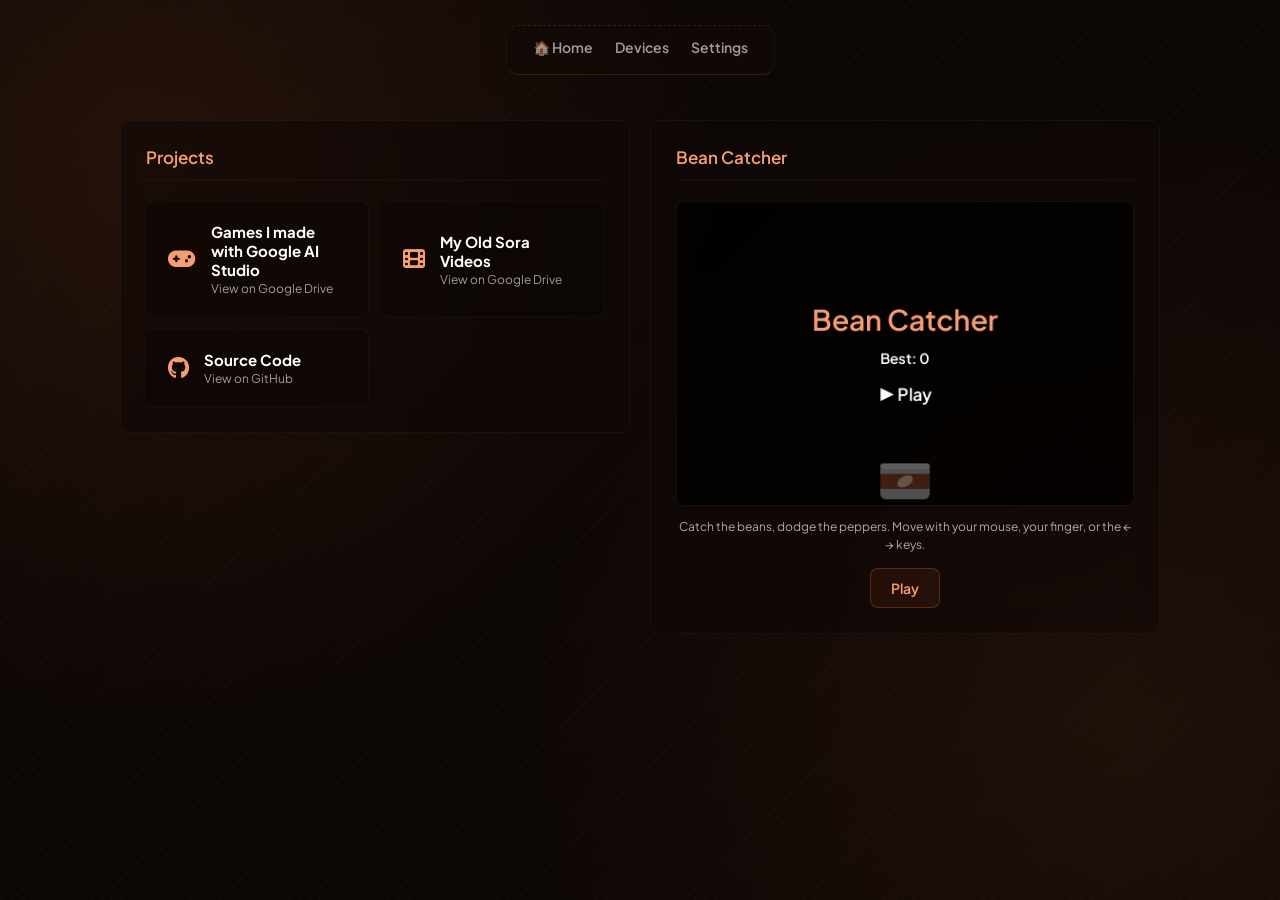
<file: beans-stuff.html>
<!DOCTYPE html>
<html lang="en">
<head>
    <meta charset="UTF-8">
    <meta name="viewport" content="width=device-width, initial-scale=1.0">
    <title>beans ツ - Beans Stuff</title>
    <meta name="description" content="projects, a bean game, and other bean-related things.">
    <meta name="theme-color" content="#a34b25">
    <meta property="og:type" content="website">
    <meta property="og:site_name" content="beans ツ">
    <meta property="og:title" content="beans ツ - Beans Stuff">
    <meta property="og:description" content="projects, a bean game, and other bean-related things.">
    <meta property="og:url" content="https://beans-jusfine.github.io/beans-stuff.html">
    <meta property="og:image" content="https://beans-jusfine.github.io/icons/pfp.png">
    <meta name="twitter:card" content="summary">
    <link rel="icon" type="image/png" href="icons/pfp.png">
    <link rel="apple-touch-icon" href="icons/pfp.png">
    <link rel="preconnect" href="https://fonts.googleapis.com">
    <link rel="preconnect" href="https://fonts.gstatic.com" crossorigin>
    <link href="https://fonts.googleapis.com/css2?family=Fraunces:opsz,wght@9..144,500;9..144,600;9..144,700&family=Inter:wght@400;500;600;700&family=Plus+Jakarta+Sans:wght@400;500;600;700&family=Press+Start+2P&family=Roboto:wght@400;500;700&display=swap" rel="stylesheet">
    <link rel="stylesheet" href="https://cdnjs.cloudflare.com/ajax/libs/font-awesome/6.5.2/css/all.min.css">
    <link rel="stylesheet" href="./style.css">
    <noscript><style>body { opacity: 1 !important; }</style></noscript>
</head>
<body>

    <nav class="nav-bar">
        <a href="/" class="nav-item" data-i18n="navHome">🏠 Home</a>
        <a href="devices.html" class="nav-item" data-i18n="navDevices">Devices</a>
        <a href="beans-stuff.html" class="nav-item nav-secret active" data-i18n="navBeansStuff">🫘 Beans Stuff</a>
        <a href="settings.html" class="nav-item" data-i18n="navSettings">Settings</a>
    </nav>

    <div class="dashboard-container">
        
        <main class="content-stream">

            <section class="dash-box">
                <h3 class="box-title" data-i18n="titleProjects">Projects</h3>
                <div class="spec-grid">
                    <a href="https://drive.google.com/file/d/1rVd6vW9nraZErqP4T-njpdjQ3depT6R4/view?usp=drivesdk" target="_blank" rel="noopener noreferrer" class="spec-item">
                        <i class="fa-solid fa-gamepad spec-icon"></i>
                        <div style="display: flex; flex-direction: column; gap: 2px;">
                            <span class="spec-text" data-i18n="projGames" style="font-weight: 700; font-size: 15px;">Games I made with Google AI Studio</span>
                            <span class="fig-caption" data-i18n="projGamesCap" style="font-size: 12px; opacity: 0.6;">View on Google Drive</span>
                        </div>
                    </a>
                    <a href="https://drive.google.com/file/d/1QVDGv-NKuLnsoUTdtY6JhWZ_uWVjFhAf/view?usp=drive_link" target="_blank" rel="noopener noreferrer" class="spec-item">
                        <i class="fa-solid fa-film spec-icon"></i>
                        <div style="display: flex; flex-direction: column; gap: 2px;">
                            <span class="spec-text" style="font-weight: 700; font-size: 15px;">My Old Sora Videos</span>
                            <span class="fig-caption" style="font-size: 12px; opacity: 0.6;">View on Google Drive</span>
                        </div>
                    </a>
                    <a href="https://github.com/beans-jusfine/beans-jusfine.github.io" target="_blank" rel="noopener noreferrer" class="spec-item">
                        <i class="fa-brands fa-github spec-icon"></i>
                        <div style="display: flex; flex-direction: column; gap: 2px;">
                            <span class="spec-text" data-i18n="projSource" style="font-weight: 700; font-size: 15px;">Source Code</span>
                            <span class="fig-caption" data-i18n="projSourceCap" style="font-size: 12px; opacity: 0.6;">View on GitHub</span>
                        </div>
                    </a>
                </div>
            </section>

            <section class="dash-box">
                <h3 class="box-title" data-i18n="titleGame">Bean Catcher</h3>
                <canvas id="bean-game" class="bean-game-canvas" tabindex="0" aria-label="Bean Catcher"></canvas>
                <p class="bean-game-help" data-i18n="gameInstructions">Catch the beans, dodge the peppers. Move with your mouse, your finger, or the ← → keys.</p>
                <div class="bean-game-controls">
                    <button type="button" class="btn-link" id="bean-game-start" data-i18n="gameStart">Play</button>
                </div>
            </section>

        </main>
    </div>

    <script src="./settings.js"></script>
    <script src="./bean-game.js"></script>

</body>
</html>
</file>
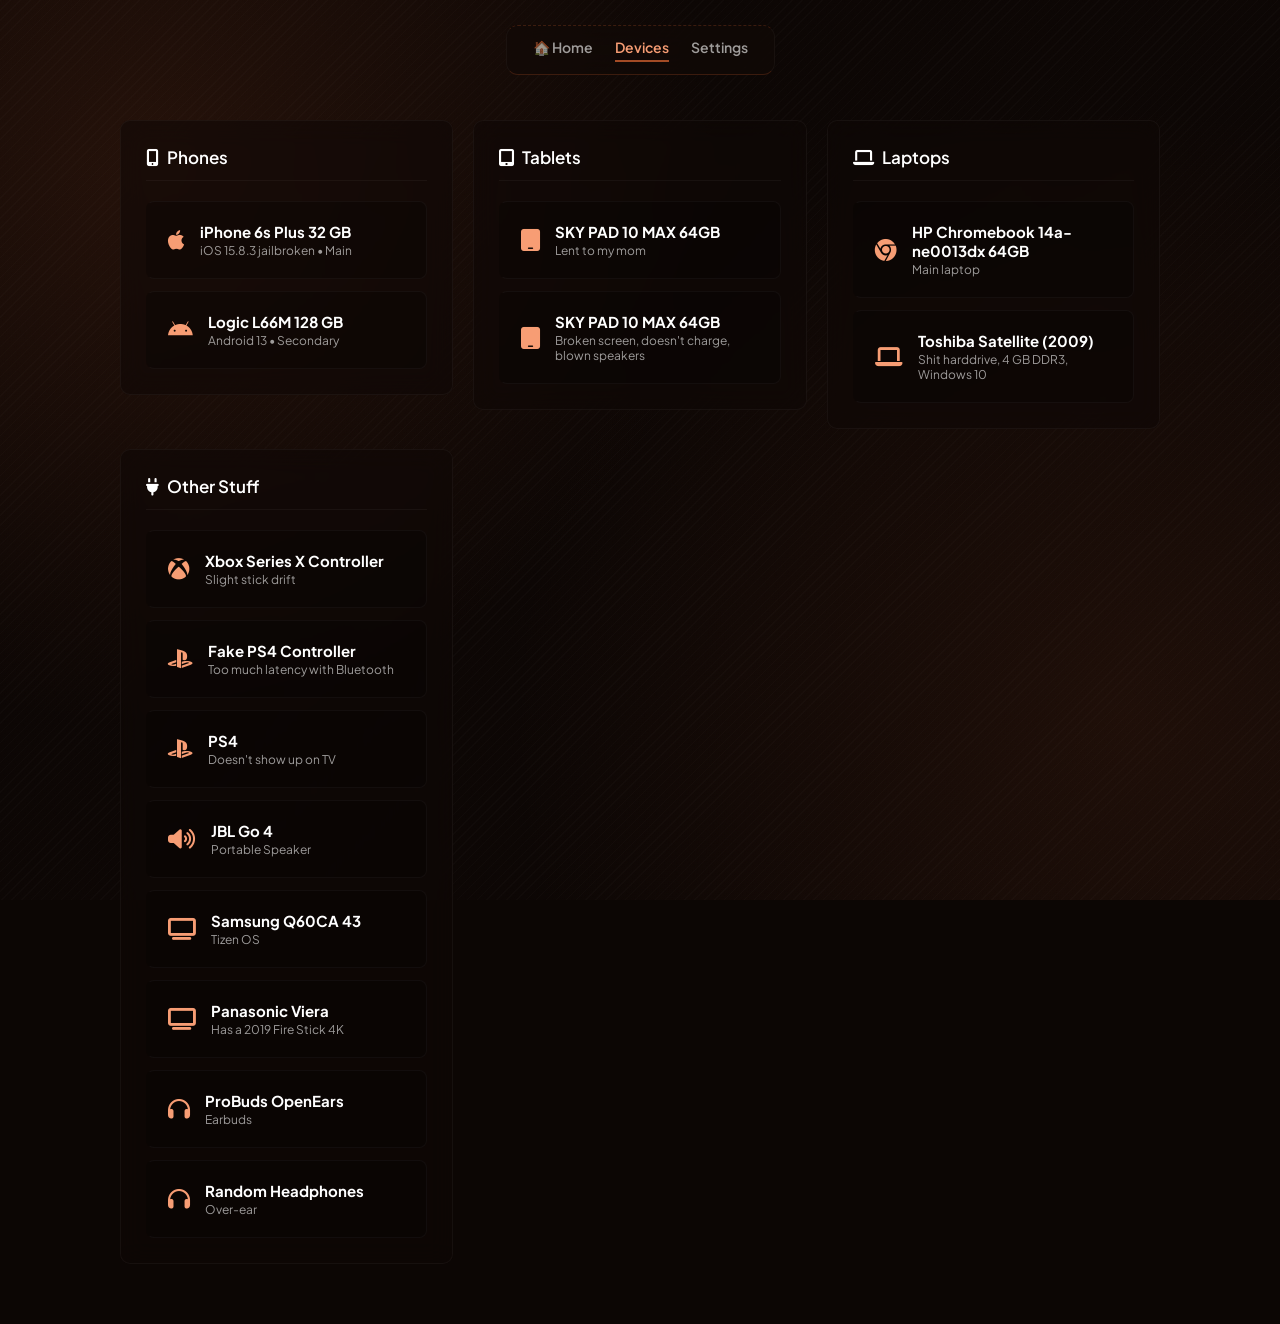
<file: devices.html>
<!DOCTYPE html>
<html lang="en">
<head>
    <meta charset="UTF-8">
    <meta name="viewport" content="width=device-width, initial-scale=1.0">
    <title>beans ツ - Devices</title>
    <meta name="description" content="every device beans owns: the working ones and the broken ones.">
    <meta name="theme-color" content="#a34b25">
    <meta property="og:type" content="website">
    <meta property="og:site_name" content="beans ツ">
    <meta property="og:title" content="beans ツ - Devices">
    <meta property="og:description" content="every device beans owns: the working ones and the broken ones.">
    <meta property="og:url" content="https://beans-jusfine.github.io/devices.html">
    <meta property="og:image" content="https://beans-jusfine.github.io/icons/pfp.png">
    <meta name="twitter:card" content="summary">
    <link rel="icon" type="image/png" href="icons/pfp.png">
    <link rel="apple-touch-icon" href="icons/pfp.png">
    <link rel="preconnect" href="https://fonts.googleapis.com">
    <link rel="preconnect" href="https://fonts.gstatic.com" crossorigin>
    <link href="https://fonts.googleapis.com/css2?family=Fraunces:opsz,wght@9..144,500;9..144,600;9..144,700&family=Inter:wght@400;500;600;700&family=Plus+Jakarta+Sans:wght@400;500;600;700&family=Press+Start+2P&family=Roboto:wght@400;500;700&display=swap" rel="stylesheet">
    <link rel="stylesheet" href="https://cdnjs.cloudflare.com/ajax/libs/font-awesome/6.5.2/css/all.min.css">
    <link rel="stylesheet" href="./style.css">
    <noscript><style>body { opacity: 1 !important; }</style></noscript>
</head>
<body>

    <nav class="nav-bar">
        <a href="/" class="nav-item" data-i18n="navHome">🏠 Home</a>
        <a href="devices.html" class="nav-item active" data-i18n="navDevices">Devices</a>
        <a href="beans-stuff.html" class="nav-item nav-secret" data-i18n="navBeansStuff">🫘 Beans Stuff</a>
        <a href="settings.html" class="nav-item" data-i18n="navSettings">Settings</a>
    </nav>

    <div class="dashboard-container">
        
        <main class="content-stream">
            
            <section class="dash-box">
                <h3 class="box-title"><i class="fa-solid fa-mobile-screen-button"></i> <span data-i18n="titlePhones">Phones</span></h3>
                <div class="spec-grid">
                    <a href="https://www.gsmarena.com/apple_iphone_6s_plus-7243.php" target="_blank" rel="noopener noreferrer" class="spec-item">
                        <i class="fa-brands fa-apple spec-icon"></i>
                        <div style="display: flex; flex-direction: column; gap: 2px;">
                            <span class="spec-text" style="font-weight: 700; font-size: 15px;">iPhone 6s Plus 32 GB</span>
                            <span class="fig-caption" data-i18n="capIosMain" style="font-size: 12px; opacity: 0.6;">iOS 15.8.3 jailbroken • Main</span>
                        </div>
                    </a>
                    <a href="https://www.logicmobility.com/smartphones/l66m/" target="_blank" rel="noopener noreferrer" class="spec-item">
                        <i class="fa-brands fa-android spec-icon"></i>
                        <div style="display: flex; flex-direction: column; gap: 2px;">
                            <span class="spec-text" style="font-weight: 700; font-size: 15px;">Logic L66M 128 GB</span>
                            <span class="fig-caption" data-i18n="capAndroidSec" style="font-size: 12px; opacity: 0.6;">Android 13 • Secondary</span>
                        </div>
                    </a>
                </div>
            </section>

            <section class="dash-box">
                <h3 class="box-title"><i class="fa-solid fa-tablet-screen-button"></i> <span data-i18n="titleTablets">Tablets</span></h3>
                <div class="spec-grid">
                    <a href="https://skydevices.com/sky-pad10max/" target="_blank" rel="noopener noreferrer" class="spec-item">
                        <i class="fa-solid fa-tablet spec-icon"></i>
                        <div style="display: flex; flex-direction: column; gap: 2px;">
                            <span class="spec-text" style="font-weight: 700; font-size: 15px;">SKY PAD 10 MAX 64GB</span>
                            <span class="fig-caption" data-i18n="capLentMom" style="font-size: 12px; opacity: 0.6;">Lent to my mom</span>
                        </div>
                    </a>
                    <a href="https://skydevices.com/sky-pad10max/" target="_blank" rel="noopener noreferrer" class="spec-item">
                        <i class="fa-solid fa-tablet spec-icon"></i>
                        <div style="display: flex; flex-direction: column; gap: 2px;">
                            <span class="spec-text" style="font-weight: 700; font-size: 15px;">SKY PAD 10 MAX 64GB</span>
                            <span class="fig-caption" data-i18n="capBroken" style="font-size: 12px; opacity: 0.6;">Broken screen, doesn't charge, blown speakers</span>
                        </div>
                    </a>
                </div>
            </section>

            <section class="dash-box">
                <h3 class="box-title"><i class="fa-solid fa-laptop"></i> <span data-i18n="titleLaptops">Laptops</span></h3>
                <div class="spec-grid">
                    <a href="https://www.amazon.com/dp/B0BZZTPWWV" target="_blank" rel="noopener noreferrer" class="spec-item">
                        <i class="fa-brands fa-chrome spec-icon"></i>
                        <div style="display: flex; flex-direction: column; gap: 2px;">
                            <span class="spec-text" style="font-weight: 700; font-size: 15px;">HP Chromebook 14a-ne0013dx 64GB</span>
                            <span class="fig-caption" data-i18n="capMainLaptop" style="font-size: 12px; opacity: 0.6;">Main laptop</span>
                        </div>
                    </a>
                    <a href="https://www.ebay.co.uk/itm/257718638264" target="_blank" rel="noopener noreferrer" class="spec-item">
                        <i class="fa-solid fa-laptop spec-icon"></i>
                        <div style="display: flex; flex-direction: column; gap: 2px;">
                            <span class="spec-text" style="font-weight: 700; font-size: 15px;">Toshiba Satellite (2009)</span>
                            <span class="fig-caption" data-i18n="capToshiba" style="font-size: 12px; opacity: 0.6;">Shit harddrive, 4 GB DDR3, Windows 10</span>
                        </div>
                    </a>
                </div>
            </section>

            <section class="dash-box">
                <h3 class="box-title"><i class="fa-solid fa-plug"></i> <span data-i18n="titleOther">Other Stuff</span></h3>
                <div class="spec-grid">
                    <a href="https://www.microsoft.com/en-gb/d/xbox-wireless-controller/8xn59crbsqgz" target="_blank" rel="noopener noreferrer" class="spec-item">
                        <i class="fa-brands fa-xbox spec-icon"></i>
                        <div style="display: flex; flex-direction: column; gap: 2px;">
                            <span class="spec-text" data-i18n="nameXboxCtrl" style="font-weight: 700; font-size: 15px;">Xbox Series X Controller</span>
                            <span class="fig-caption" data-i18n="capStickDrift" style="font-size: 12px; opacity: 0.6;">Slight stick drift</span>
                        </div>
                    </a>
                    <div class="spec-item">
                        <i class="fa-brands fa-playstation spec-icon"></i>
                        <div style="display: flex; flex-direction: column; gap: 2px;">
                            <span class="spec-text" data-i18n="nameFakePs4" style="font-weight: 700; font-size: 15px;">Fake PS4 Controller</span>
                            <span class="fig-caption" data-i18n="capLatency" style="font-size: 12px; opacity: 0.6;">Too much latency with Bluetooth</span>
                        </div>
                    </div>
                    <a href="https://www.playstation.com/en-gb/ps4/" target="_blank" rel="noopener noreferrer" class="spec-item">
                        <i class="fa-brands fa-playstation spec-icon"></i>
                        <div style="display: flex; flex-direction: column; gap: 2px;">
                            <span class="spec-text" style="font-weight: 700; font-size: 15px;">PS4</span>
                            <span class="fig-caption" data-i18n="capPs4NoTv" style="font-size: 12px; opacity: 0.6;">Doesn't show up on TV</span>
                        </div>
                    </a>
                    <a href="https://www.jbl.com/GO-4.html" target="_blank" rel="noopener noreferrer" class="spec-item">
                        <i class="fa-solid fa-volume-high spec-icon"></i>
                        <div style="display: flex; flex-direction: column; gap: 2px;">
                            <span class="spec-text" style="font-weight: 700; font-size: 15px;">JBL Go 4</span>
                            <span class="fig-caption" data-i18n="capSpeaker" style="font-size: 12px; opacity: 0.6;">Portable Speaker</span>
                        </div>
                    </a>
                    <a href="https://www.samsung.com/ie/business/tvs/qled-tv/q60c-43-inch-qled-4k-smart-tv-qe43q60cauxxu/" target="_blank" rel="noopener noreferrer" class="spec-item">
                        <i class="fa-solid fa-tv spec-icon"></i>
                        <div style="display: flex; flex-direction: column; gap: 2px;">
                            <span class="spec-text" style="font-weight: 700; font-size: 15px;">Samsung Q60CA 43</span>
                            <span class="fig-caption" style="font-size: 12px; opacity: 0.6;">Tizen OS</span>
                        </div>
                    </a>
                    <div class="spec-item">
                        <i class="fa-solid fa-tv spec-icon"></i>
                        <div style="display: flex; flex-direction: column; gap: 2px;">
                            <span class="spec-text" style="font-weight: 700; font-size: 15px;">Panasonic Viera</span>
                            <span class="fig-caption" data-i18n="capFireStick" style="font-size: 12px; opacity: 0.6;">Has a 2019 Fire Stick 4K</span>
                        </div>
                    </div>
                    <a href="https://www.bestbuy.com/product/tzumi-probuds-openear-earbuds-wireless-usb-rechargeable-bluetooth-earbuds-with-built-in-mic/J394XYJ9ZL/sku/12572592" target="_blank" rel="noopener noreferrer" class="spec-item">
                        <i class="fa-solid fa-headphones spec-icon"></i>
                        <div style="display: flex; flex-direction: column; gap: 2px;">
                            <span class="spec-text" style="font-weight: 700; font-size: 15px;">ProBuds OpenEars</span>
                            <span class="fig-caption" data-i18n="capEarbuds" style="font-size: 12px; opacity: 0.6;">Earbuds</span>
                        </div>
                    </a>
                    <div class="spec-item">
                        <i class="fa-solid fa-headphones spec-icon"></i>
                        <div style="display: flex; flex-direction: column; gap: 2px;">
                            <span class="spec-text" data-i18n="nameRandomHeadphones" style="font-weight: 700; font-size: 15px;">Random Headphones</span>
                            <span class="fig-caption" data-i18n="capOverEar" style="font-size: 12px; opacity: 0.6;">Over-ear</span>
                        </div>
                    </div>
                </div>
            </section>

        </main>
    </div>

    <script src="./settings.js"></script>

</body>
</html>
</file>
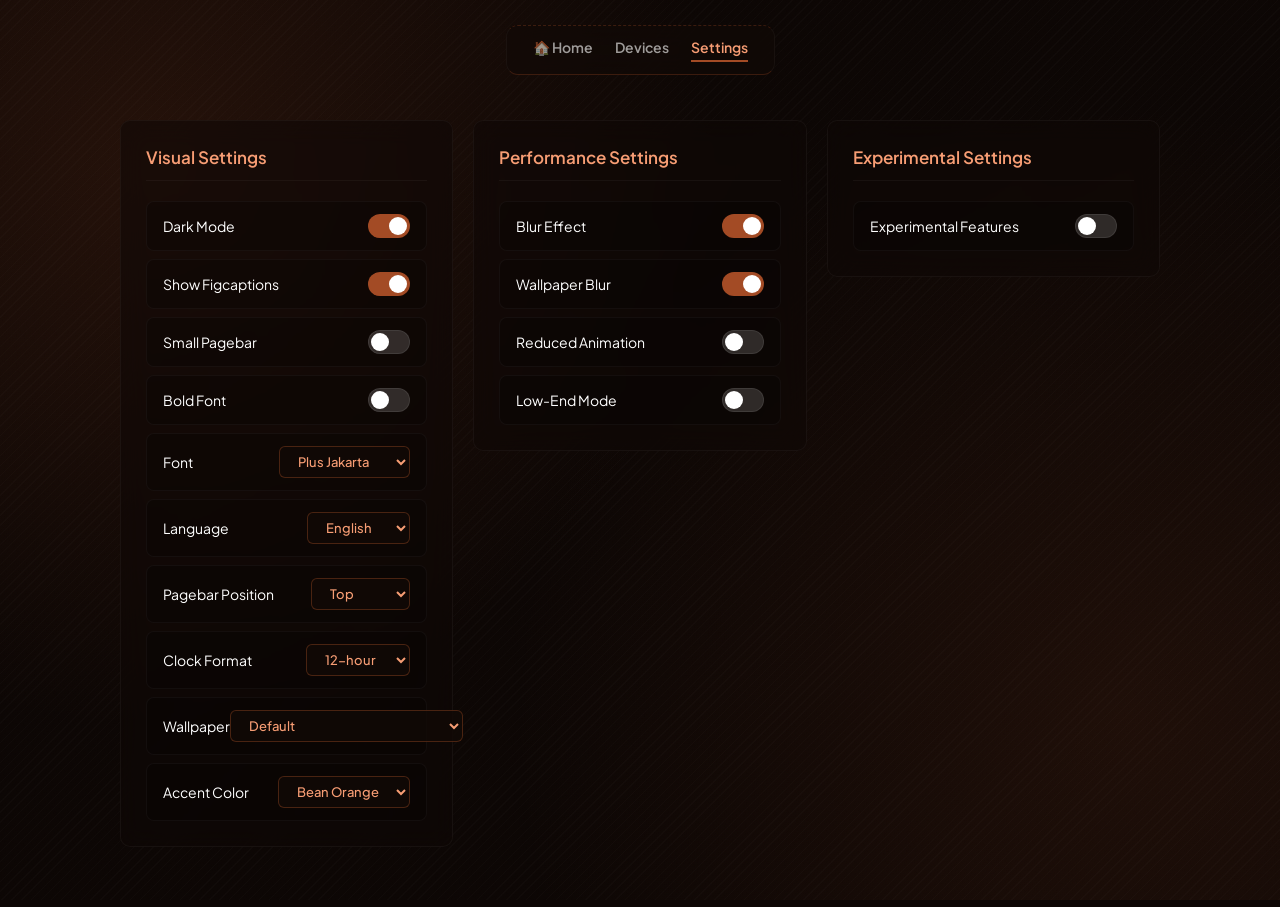
<file: settings.html>
<!DOCTYPE html>
<html lang="en">
<head>
    <meta charset="UTF-8">
    <meta name="viewport" content="width=device-width, initial-scale=1.0">
    <title>beans ツ - Settings</title>
    <meta name="description" content="customize the site with wallpapers, accent colors, fonts and more.">
    <meta name="theme-color" content="#a34b25">
    <meta property="og:type" content="website">
    <meta property="og:site_name" content="beans ツ">
    <meta property="og:title" content="beans ツ - Settings">
    <meta property="og:description" content="customize the site with wallpapers, accent colors, fonts and more.">
    <meta property="og:url" content="https://beans-jusfine.github.io/settings.html">
    <meta property="og:image" content="https://beans-jusfine.github.io/icons/pfp.png">
    <meta name="twitter:card" content="summary">
    <link rel="icon" type="image/png" href="icons/pfp.png">
    <link rel="apple-touch-icon" href="icons/pfp.png">
    <link rel="preconnect" href="https://fonts.googleapis.com">
    <link rel="preconnect" href="https://fonts.gstatic.com" crossorigin>
    <link href="https://fonts.googleapis.com/css2?family=Fraunces:opsz,wght@9..144,500;9..144,600;9..144,700&family=Inter:wght@400;500;600;700&family=Plus+Jakarta+Sans:wght@400;500;600;700&family=Press+Start+2P&family=Roboto:wght@400;500;700&display=swap" rel="stylesheet">
    <link rel="stylesheet" href="https://cdnjs.cloudflare.com/ajax/libs/font-awesome/6.5.2/css/all.min.css">
    <link rel="stylesheet" href="./style.css">
    <noscript><style>body { opacity: 1 !important; }</style></noscript>
</head>
<body>

    <nav class="nav-bar">
        <a href="./" class="nav-item" data-i18n="navHome">🏠 Home</a>
        <a href="devices.html" class="nav-item" data-i18n="navDevices">Devices</a>
        <a href="beans-stuff.html" class="nav-item nav-secret" data-i18n="navBeansStuff">🫘 Beans Stuff</a>
        <a href="settings.html" class="nav-item active" data-i18n="navSettings">Settings</a>
    </nav>

    <div class="dashboard-container">
        
        <main class="content-stream">
            
            <section class="dash-box">
                <h3 class="box-title" data-i18n="titleVisual">Visual Settings</h3>
                <div class="settings-list">
                    
                    <div class="setting-row">
                        <span data-i18n="setDarkMode">Dark Mode</span>
                        <label class="switch">
                            <input type="checkbox" id="dark-mode" checked>
                            <span class="slider"></span>
                        </label>
                    </div>

                    <div class="setting-row">
                        <span data-i18n="setFigcaptions">Show Figcaptions</span>
                        <label class="switch">
                            <input type="checkbox" id="show-figcaptions" checked>
                            <span class="slider"></span>
                        </label>
                    </div>

                    <div class="setting-row">
                        <span data-i18n="setSmallPagebar">Small Pagebar</span>
                        <label class="switch">
                            <input type="checkbox" id="small-pagebar">
                            <span class="slider"></span>
                        </label>
                    </div>

                    <div class="setting-row">
                        <span data-i18n="setBoldFont">Bold Font</span>
                        <label class="switch">
                            <input type="checkbox" id="bold-font">
                            <span class="slider"></span>
                        </label>
                    </div>

                    <div class="setting-row">
                        <span data-i18n="setFont">Font</span>
                        <select id="font-select" class="dropdown-control">
                            <option value="google-sans">Google Sans</option>
                            <option value="plus-jakarta" selected>Plus Jakarta</option>
                            <option value="inter">Inter</option>
                            <option value="pixel">8-Bit</option>
                        </select>
                    </div>

                    <div class="setting-row">
                        <span data-i18n="setLanguage">Language</span>
                        <select id="language-select" class="dropdown-control">
                            <option value="en" selected>English</option>
                            <option value="es">Español</option>
                            <option value="fr">Français</option>
                        </select>
                    </div>

                    <div class="setting-row">
                        <span data-i18n="setPagebarPos">Pagebar Position</span>
                        <select id="pagebar-position" class="dropdown-control">
                            <option value="top" selected data-i18n="posTop">Top</option>
                            <option value="bottom" data-i18n="posBottom">Bottom</option>
                        </select>
                    </div>

                    <div class="setting-row">
                        <span data-i18n="setClockFormat">Clock Format</span>
                        <select id="clock-format" class="dropdown-control">
                            <option value="12" data-i18n="clock12">12-hour</option>
                            <option value="24" data-i18n="clock24">24-hour</option>
                        </select>
                    </div>

                    <div class="setting-row">
                        <span data-i18n="setWallpaper">Wallpaper</span>
                        <select id="wallpaper-select" class="dropdown-control">
                            <option value="default" selected data-i18n="wpDefault">Default</option>
                            <option value="clouds" data-i18n="wpClouds">Clouds</option>
                            <option value="dark" data-i18n="wpDark">Dark Solid</option>
                            <option value="beans" data-i18n="wpBeans">Beans</option>
                            <option value="beans" disabled hidden data-i18n="wpBeansMotion">Animated Beans background</option>
                            <option value="black-beans" data-i18n="wpBlackBeans">Black Beans</option>
                            <option value="onn-peak">onn is peak vro</option>
                            <option value="blue" data-i18n="wpBlue">Blue Wallpaper</option>
                        </select>
                    </div>

                    <div class="setting-row">
                        <span data-i18n="setAccent">Accent Color</span>
                        <select id="accent-color" class="dropdown-control">
                            <option value="orange" selected data-i18n="accOrange">Bean Orange</option>
                            <option value="blue" data-i18n="accBlue">Blue</option>
                            <option value="purple" data-i18n="accPurple">Purple</option>
                            <option value="black" data-i18n="accBlack">Black</option>
                        </select>
                    </div>

                </div>
            </section>

            <section class="dash-box">
                <h3 class="box-title" data-i18n="titlePerformance">Performance Settings</h3>
                <div class="settings-list">
                    
                    <div class="setting-row">
                        <span data-i18n="setBlur">Blur Effect</span>
                        <label class="switch">
                            <input type="checkbox" id="blur-effect" checked>
                            <span class="slider"></span>
                        </label>
                    </div>

                    <div class="setting-row">
                        <span data-i18n="setWallpaperBlur">Wallpaper Blur</span>
                        <label class="switch">
                            <input type="checkbox" id="wallpaper-blur" checked>
                            <span class="slider"></span>
                        </label>
                    </div>

                    <div class="setting-row">
                        <span data-i18n="setReducedAnim">Reduced Animation</span>
                        <label class="switch">
                            <input type="checkbox" id="reduced-animation">
                            <span class="slider"></span>
                        </label>
                    </div>

                    <div class="setting-row">
                        <span data-i18n="setLowEnd">Low-End Mode</span>
                        <label class="switch">
                            <input type="checkbox" id="low-end-mode">
                            <span class="slider"></span>
                        </label>
                    </div>

                </div>
            </section>

            <section class="dash-box">
                <h3 class="box-title" data-i18n="titleExperimental">Experimental Settings</h3>
                <div class="settings-list">
                    <div class="setting-row">
                        <span data-i18n="setExperimental">Experimental Features</span>
                        <label class="switch">
                            <input type="checkbox" id="experimental-features">
                            <span class="slider"></span>
                        </label>
                    </div>
                    <div class="setting-row experimental-setting-row" id="experimental-font-size-row" hidden>
                        <span data-i18n="setExperimentalFontSize">Font Size</span>
                        <select id="experimental-font-size" class="dropdown-control">
                            <option value="80">80%</option>
                            <option value="85">85%</option>
                            <option value="90">90%</option>
                            <option value="95">95%</option>
                            <option value="100" selected>100% (Default)</option>
                            <option value="105">105%</option>
                            <option value="110">110%</option>
                            <option value="115">115%</option>
                            <option value="120">120%</option>
                            <option value="125">125%</option>
                            <option value="130">130%</option>
                            <option value="135">135%</option>
                            <option value="140">140%</option>
                        </select>
                    </div>
                    <div class="setting-row experimental-setting-row" id="experimental-accent-row" hidden>
                        <span data-i18n="setExperimentalCustomAccent">Custom Accent Color</span>
                        <div class="experimental-accent-controls">
                            <input type="color" id="experimental-accent-color" class="experimental-color-picker" value="#a34b25" aria-label="Custom accent color">
                            <button type="button" class="exp-btn" id="experimental-accent-reset" data-i18n="expAccentReset">Restore original</button>
                        </div>
                    </div>
                    <div class="setting-row experimental-setting-row" id="experimental-wallpaper-row" hidden>
                        <span data-i18n="setExperimentalCustomWallpaper">Custom Wallpaper</span>
                        <div class="experimental-wallpaper-control">
                            <input type="file" id="experimental-wallpaper-file" accept="image/png,image/jpeg,image/webp,image/gif">
                            <button type="button" class="exp-btn" id="experimental-wallpaper-remove">Remove</button>
                            <span id="experimental-wallpaper-status" class="experimental-wallpaper-status">No custom wallpaper selected</span>
                        </div>
                    </div>
                </div>
            </section>

        </main>
    </div>

    <dialog id="experimental-dialog" class="exp-dialog" aria-labelledby="exp-title">
        <div class="exp-dialog-body">
            <h2 id="exp-title" class="exp-title" data-i18n="expTitle">Enable Experimental Mode?</h2>
            <p class="exp-text" data-i18n="expText">Are you sure you want to enable Experimental Mode?</p>
            <label class="exp-label" for="exp-password" data-i18n="expPassword">Password</label>
            <input type="password" id="exp-password" class="exp-input" autocomplete="new-password" autocapitalize="off" spellcheck="false">
            <p class="exp-hint" data-i18n="expHint">Hint: my other Easter egg</p>
            <p class="exp-error" id="exp-error" role="alert" hidden data-i18n="expWrong">Wrong password. Try again.</p>
            <div class="exp-actions">
                <button type="button" class="exp-btn" id="exp-cancel" data-i18n="expCancel">Cancel</button>
                <button type="button" class="exp-btn exp-btn-primary" id="exp-enable" data-i18n="expEnable">Enable</button>
            </div>
        </div>
    </dialog>

    <script src="./settings.js"></script>
    <script>
        (function () {
            function ready(fn) {
                if (document.readyState !== 'loading') fn();
                else document.addEventListener('DOMContentLoaded', fn);
            }

            ready(function () {
                const settings = window.beansSettings.load();

                function bindCheckbox(id, key) {
                    const el = document.getElementById(id);
                    if (!el) return;
                    el.checked = !!settings[key];
                    el.addEventListener('change', function () {
                        settings[key] = el.checked;
                        commit();
                    });
                }

                function bindSelect(id, key) {
                    const el = document.getElementById(id);
                    if (!el) return;
                    el.value = settings[key];
                    el.addEventListener('change', function () {
                        settings[key] = el.value;
                        commit();
                    });
                }

                function commit() {
                    window.beansSettings.save(settings);
                    window.beansSettings.apply(settings);
                    syncLowEndUI();
                    syncExperimentalUI();
                }

                function syncLowEndUI() {
                    const forced = !!settings.lowEndMode;
                    ['blur-effect', 'wallpaper-blur', 'reduced-animation'].forEach(function (id) {
                        const el = document.getElementById(id);
                        if (el) el.disabled = forced;
                    });
                }

                function syncExperimentalUI() {
                    document.querySelectorAll('.experimental-setting-row').forEach(function (row) {
                        row.hidden = !settings.experimentalFeatures;
                    });
                }

                bindCheckbox('dark-mode', 'darkMode');
                bindCheckbox('show-figcaptions', 'showFigcaptions');
                bindCheckbox('small-pagebar', 'smallPagebar');
                bindCheckbox('bold-font', 'boldFont');
                bindSelect('font-select', 'font');
                bindSelect('language-select', 'language');
                bindSelect('pagebar-position', 'pagebarPosition');
                bindSelect('clock-format', 'clockFormat');
                bindSelect('wallpaper-select', 'wallpaper');
                bindSelect('accent-color', 'accentColor');
                bindCheckbox('blur-effect', 'blurEffect');
                bindCheckbox('wallpaper-blur', 'wallpaperBlur');
                bindCheckbox('reduced-animation', 'reducedAnimation');
                bindCheckbox('low-end-mode', 'lowEndMode');
                bindSelect('experimental-font-size', 'experimentalFontSize');

                const experimentalAccentInput = document.getElementById('experimental-accent-color');
                const experimentalAccentReset = document.getElementById('experimental-accent-reset');

                function getOriginalAccentColor() {
                    const presetColors = {
                        orange: '#a34b25',
                        blue: '#3d7bf5',
                        purple: '#9b5de5',
                        black: '#1a1a1a'
                    };
                    return presetColors[settings.accentColor] || presetColors.orange;
                }

                function syncExperimentalAccentPicker() {
                    const hasCustomAccent = /^#[0-9a-f]{6}$/i.test(settings.experimentalCustomAccent || '');
                    experimentalAccentInput.value = hasCustomAccent
                        ? settings.experimentalCustomAccent
                        : getOriginalAccentColor();
                    experimentalAccentReset.disabled = !hasCustomAccent;
                }

                experimentalAccentInput.addEventListener('input', function () {
                    settings.experimentalCustomAccent = experimentalAccentInput.value;
                    commit();
                    syncExperimentalAccentPicker();
                });

                experimentalAccentReset.addEventListener('click', function () {
                    settings.experimentalCustomAccent = '';
                    syncExperimentalAccentPicker();
                    commit();
                });

                syncExperimentalAccentPicker();

                const wallpaperFileInput = document.getElementById('experimental-wallpaper-file');
                const wallpaperStatus = document.getElementById('experimental-wallpaper-status');
                const wallpaperRemoveButton = document.getElementById('experimental-wallpaper-remove');

                function updateWallpaperStatus() {
                    wallpaperStatus.textContent = settings.experimentalCustomWallpaper
                        ? 'Custom wallpaper saved'
                        : 'No custom wallpaper selected';
                    wallpaperRemoveButton.disabled = !settings.experimentalCustomWallpaper;
                }

                function compressWallpaper(file) {
                    return new Promise(function (resolve, reject) {
                        if (!file || !/^image\/(png|jpeg|webp|gif)$/i.test(file.type)) {
                            reject(new Error('Choose a PNG, JPG, WebP, or GIF image.'));
                            return;
                        }
                        if (file.size > 15 * 1024 * 1024) {
                            reject(new Error('Please choose an image smaller than 15 MB.'));
                            return;
                        }

                        // Keep GIF bytes intact: canvas conversion removes animation frames.
                        if (file.type.toLowerCase() === 'image/gif') {
                            if (file.size > 1800 * 1024) {
                                reject(new Error('To keep GIF animation, choose a GIF smaller than 1.8 MB.'));
                                return;
                            }

                            const reader = new FileReader();
                            reader.onload = function () {
                                if (typeof reader.result !== 'string' ||
                                    !reader.result.startsWith('data:image/gif;base64,')) {
                                    reject(new Error('Could not read the animated GIF.'));
                                    return;
                                }
                                resolve(reader.result);
                            };
                            reader.onerror = function () {
                                reject(new Error('Could not read that GIF file.'));
                            };
                            reader.readAsDataURL(file);
                            return;
                        }

                        const objectUrl = URL.createObjectURL(file);
                        const image = new Image();
                        image.onload = function () {
                            URL.revokeObjectURL(objectUrl);
                            try {
                                const maxDimension = 1920;
                                const scale = Math.min(1, maxDimension / Math.max(image.naturalWidth, image.naturalHeight));
                                const canvas = document.createElement('canvas');
                                canvas.width = Math.max(1, Math.round(image.naturalWidth * scale));
                                canvas.height = Math.max(1, Math.round(image.naturalHeight * scale));
                                const context = canvas.getContext('2d');
                                if (!context) throw new Error('Your browser could not process that image.');
                                context.drawImage(image, 0, 0, canvas.width, canvas.height);

                                let dataUrl = '';
                                [0.82, 0.72, 0.62, 0.52].some(function (quality) {
                                    dataUrl = canvas.toDataURL('image/webp', quality);
                                    if (!dataUrl.startsWith('data:image/webp;')) {
                                        dataUrl = canvas.toDataURL('image/jpeg', quality);
                                    }
                                    return dataUrl.length <= 2600000;
                                });
                                if (!dataUrl || dataUrl.length > 2600000) {
                                    reject(new Error('That image is still too large after compression. Try a smaller image.'));
                                    return;
                                }
                                resolve(dataUrl);
                            } catch (error) {
                                reject(error);
                            }
                        };
                        image.onerror = function () {
                            URL.revokeObjectURL(objectUrl);
                            reject(new Error('Could not read that image file.'));
                        };
                        image.src = objectUrl;
                    });
                }

                wallpaperFileInput.addEventListener('change', async function () {
                    const file = wallpaperFileInput.files && wallpaperFileInput.files[0];
                    if (!file) return;
                    wallpaperStatus.textContent = 'Processing image…';
                    try {
                        settings.experimentalCustomWallpaper = await compressWallpaper(file);
                        commit();
                        updateWallpaperStatus();
                    } catch (error) {
                        wallpaperStatus.textContent = error.message || 'Could not save that wallpaper.';
                    }
                });

                wallpaperRemoveButton.addEventListener('click', function () {
                    settings.experimentalCustomWallpaper = '';
                    wallpaperFileInput.value = '';
                    commit();
                    updateWallpaperStatus();
                });

                updateWallpaperStatus();

                const expToggle = document.getElementById('experimental-features');
                const expDialog = document.getElementById('experimental-dialog');
                const expInput = document.getElementById('exp-password');
                const expError = document.getElementById('exp-error');
                const EXPERIMENTAL_PASSWORDS = ['beans', 'beans.jusfine'];

                function normalizeAnswer(value) {
                    return value.replace(/ツ/g, '').replace(/^\s*@/, '').trim().toLowerCase();
                }

                function openExperimentalDialog() {
                    expInput.value = '';
                    expInput.classList.remove('invalid');
                    expError.hidden = true;
                    expDialog.showModal();
                    expInput.focus();
                }

                function tryEnableExperimental() {
                    if (EXPERIMENTAL_PASSWORDS.indexOf(normalizeAnswer(expInput.value)) === -1) {
                        expError.hidden = false;
                        expInput.classList.add('invalid');
                        expInput.select();
                        return;
                    }
                    expDialog.close();
                    expToggle.checked = true;
                    settings.experimentalFeatures = true;
                    commit();
                }

                expToggle.checked = !!settings.experimentalFeatures;

                expToggle.addEventListener('click', function (e) {
                    if (expToggle.checked) {
                        e.preventDefault();
                        openExperimentalDialog();
                    }
                });

                expToggle.addEventListener('change', function () {
                    if (!expToggle.checked) {
                        settings.experimentalFeatures = false;
                        commit();
                    }
                });



                document.getElementById('exp-enable').addEventListener('click', tryEnableExperimental);
                document.getElementById('exp-cancel').addEventListener('click', function () {
                    expDialog.close();
                });

                expInput.addEventListener('keydown', function (e) {
                    if (e.key === 'Enter') {
                        e.preventDefault();
                        tryEnableExperimental();
                    }
                });

                expInput.addEventListener('input', function () {
                    expError.hidden = true;
                    expInput.classList.remove('invalid');
                });

                expDialog.addEventListener('click', function (e) {
                    if (e.target === expDialog) expDialog.close();
                });

                syncLowEndUI();
                syncExperimentalUI();
                window.beansSettings.apply(settings);
            });
        })();
    </script>

</body>
</html>
</file>
<file: style.css>
:root {
    --accent: #a34b25;
    --accent-glow: #f79d74;
    --accent-rgb: 163, 75, 37;
    --bg-color: #0c0604;
    --text-color: #ffffff;
    --card-bg: rgba(15, 9, 7, 0.7);
    --box-bg: rgba(15, 9, 7, 0.55);
    --overlay-bg: rgba(0, 0, 0, 0.25);
    --nav-bg: rgba(18, 10, 7, 0.65);
    --dropdown-bg: rgba(18, 10, 7, 0.8);
    --border-soft: rgba(255, 255, 255, 0.04);
    --blur-strong: 22px;
    --blur-medium: 12px;
    --blur-nav: 18px;
    --font-family: 'Plus Jakarta Sans', sans-serif;
    --display-font: 'Fraunces', Georgia, serif;
}

* {
    margin: 0;
    padding: 0;
    box-sizing: border-box;
    font-family: var(--font-family);
    color: var(--text-color);
    scroll-behavior: smooth;
}

body {
    min-height: 100vh;
    background-color: var(--bg-color);
    background-image:
        radial-gradient(circle at 12% 18%, rgba(var(--accent-rgb), 0.16) 0%, transparent 42%),
        radial-gradient(circle at 88% 80%, rgba(var(--accent-rgb), 0.12) 0%, transparent 46%),
        repeating-linear-gradient(135deg, rgba(255, 255, 255, 0.015) 0px, rgba(255, 255, 255, 0.015) 1px, transparent 1px, transparent 7px);
    background-attachment: fixed;
    display: flex;
    justify-content: center;
    padding: 120px 20px 60px 20px;
    overflow-x: hidden;
    opacity: 0;
    transition: background-color 0.3s ease, color 0.3s ease, opacity 0.3s ease;
}

body.page-loaded {
    opacity: 1;
}

body.fade-out {
    opacity: 0;
}

body::after {
    content: "";
    position: fixed;
    inset: 0;
    z-index: -1;
    pointer-events: none;
    background-image: url("data:image/svg+xml,%3Csvg xmlns='http://www.w3.org/2000/svg' width='120' height='120'%3E%3Cfilter id='n'%3E%3CfeTurbulence type='fractalNoise' baseFrequency='0.9' numOctaves='2' stitchTiles='stitch'/%3E%3C/filter%3E%3Crect width='100%25' height='100%25' filter='url(%23n)'/%3E%3C/svg%3E");
    background-repeat: repeat;
    opacity: 0.035;
    mix-blend-mode: overlay;
}

.nav-bar {
    position: fixed;
    top: 25px;
    z-index: 1000;
    display: flex;
    gap: 22px;
    background: var(--nav-bg);
    backdrop-filter: blur(var(--blur-nav));
    -webkit-backdrop-filter: blur(var(--blur-nav));
    padding: 12px 26px;
    border-radius: 12px;
    border: 1px solid var(--border-soft);
    border-bottom: 1px solid rgba(var(--accent-rgb), 0.3);
    border-top: 1px dashed rgba(var(--accent-rgb), 0.3);
    transition: top 0.3s ease, bottom 0.3s ease, padding 0.3s ease;
}

.nav-item {
    text-decoration: none;
    font-size: 14px;
    font-weight: 600;
    opacity: 0.6;
    padding-bottom: 4px;
    border-bottom: 2px solid transparent;
    transition: opacity 0.25s ease, border-color 0.25s ease, color 0.25s ease;
}

.nav-item:hover, .nav-item.active {
    opacity: 1;
    color: var(--accent-glow);
    border-bottom-color: var(--accent);
}

.dashboard-container {
    width: 100%;
    max-width: 1040px;
    display: flex;
    flex-direction: column;
    gap: 25px;
}

.profile-card-compact {
    align-self: flex-start;
}

.profile-card {
    background: var(--card-bg);
    backdrop-filter: blur(var(--blur-strong));
    -webkit-backdrop-filter: blur(var(--blur-strong));
    border-radius: 14px;
    border: 1px solid rgba(var(--accent-rgb), 0.25);
    padding: 25px 30px;
    text-align: left;
    display: flex;
    flex-direction: row;
    align-items: center;
    flex-wrap: wrap;
    gap: 25px;
    box-shadow: 0 6px 0 rgba(var(--accent-rgb), 0.18);
    position: relative;
}

.profile-card-status {
    flex: 1;
    min-width: 260px;
    border-left: 1px solid var(--border-soft);
    padding-left: 24px;
}

.profile-card-status .box-title {
    margin-bottom: 10px;
    padding-bottom: 0;
    border-bottom: none;
    font-size: 15px;
}

.profile-card-status .activity-matrix {
    gap: 8px;
}

.profile-card-status .activity-node {
    padding: 8px 14px;
}

.profile-card::after {
    content: "";
    position: absolute;
    top: -1px;
    right: -1px;
    width: 0;
    height: 0;
    border-style: solid;
    border-width: 0 26px 26px 0;
    border-color: transparent var(--bg-color) transparent transparent;
    filter: drop-shadow(-2px 2px 3px rgba(0, 0, 0, 0.35));
    border-top-right-radius: 14px;
}

.profile-card .avatar-ring {
    flex-shrink: 0;
    margin-bottom: 0;
    width: 92px;
    height: 92px;
}

.profile-card-info {
    display: flex;
    flex-direction: column;
    min-width: 0;
}

.profile-card .quote-bubble {
    margin-top: 10px;
    max-width: 480px;
}

.avatar-ring {
    width: 130px;
    height: 130px;
    background: rgba(var(--accent-rgb), 0.1);
    border: 3px solid var(--accent);
    box-shadow: 5px 5px 0 rgba(var(--accent-rgb), 0.3);
    border-radius: 50%;
    padding: 6px;
    margin-bottom: 20px;
    position: relative;
    cursor: pointer;
    transition: border-color 0.4s ease, box-shadow 0.4s ease;
}

.avatar-ring.online {
    border-color: #23a55a;
    box-shadow: 5px 5px 0 rgba(35, 165, 90, 0.35);
}

.avatar-ring.idle {
    border-color: #f0b232;
    box-shadow: 5px 5px 0 rgba(240, 178, 50, 0.35);
}

.avatar-ring.dnd {
    border-color: #f23f43;
    box-shadow: 5px 5px 0 rgba(242, 63, 67, 0.35);
}

.avatar-ring.offline {
    border-color: #80848e;
    box-shadow: 5px 5px 0 rgba(128, 132, 142, 0.25);
}

.profile-avatar {
    width: 100%;
    height: 100%;
    object-fit: cover;
    border-radius: 50%;
}

.profile-name {
    font-family: var(--font-family);
    font-size: 26px;
    font-weight: 600;
    letter-spacing: -0.3px;
    color: var(--text-color);
}

.profile-tag {
    font-size: 13px;
    opacity: 0.5;
    margin-top: 4px;
}

.quote-bubble {
    background: var(--overlay-bg);
    padding: 15px;
    border-radius: 10px;
    border: 1px solid rgba(var(--accent-rgb), 0.15);
    transform: rotate(0.6deg);
}

.quote-bubble p {
    font-size: 13px;
    line-height: 1.5;
    opacity: 0.75;
    font-style: italic;
}

.quote-bubble p.typing::after {
    content: '|';
    display: inline-block;
    margin-left: 2px;
    animation: blinkCursor 0.8s steps(2, start) infinite;
}

@keyframes blinkCursor {
    to { visibility: hidden; }
}

.content-stream {
    display: grid;
    grid-template-columns: repeat(auto-fit, minmax(280px, 1fr));
    gap: 20px;
    align-items: start;
}

.page-section {
    display: contents;
}

.dash-box {
    background: var(--box-bg);
    backdrop-filter: blur(var(--blur-medium));
    -webkit-backdrop-filter: blur(var(--blur-medium));
    border-radius: 10px;
    border: 1px solid var(--border-soft);
    padding: 25px;
    transition: border 0.3s ease;
}

.dash-box:hover {
    border-color: rgba(var(--accent-rgb), 0.3);
}

.box-title {
    font-family: var(--font-family);
    font-size: 17px;
    font-weight: 600;
    margin-bottom: 20px;
    padding-bottom: 12px;
    border-bottom: 1px solid var(--border-soft);
    color: var(--accent-glow);
    display: flex;
    align-items: center;
    gap: 8px;
}

.box-title-center {
    justify-content: center;
}

.spotify-card {
    display: flex;
    align-items: center;
    gap: 16px;
    background: var(--overlay-bg);
    padding: 16px;
    border-radius: 8px;
    border: 1px solid rgba(255, 255, 255, 0.02);
}

.spotify-art {
    width: 64px;
    height: 64px;
    border-radius: 6px;
    object-fit: cover;
    border: 1px solid rgba(255, 255, 255, 0.1);
}

.spotify-info {
    display: flex;
    flex-direction: column;
    flex-grow: 1;
    gap: 4px;
    overflow: hidden;
}

.spotify-song-title {
    font-size: 15px;
    font-weight: 700;
    white-space: nowrap;
    overflow: hidden;
    text-overflow: ellipsis;
    color: var(--text-color);
}

.spotify-artist-name {
    font-size: 13px;
    opacity: 0.6;
    white-space: nowrap;
    overflow: hidden;
    text-overflow: ellipsis;
}

.spotify-bar-container {
    width: 100%;
    height: 4px;
    background: rgba(255, 255, 255, 0.1);
    border-radius: 4px;
    margin-top: 6px;
    overflow: hidden;
}

.spotify-bar {
    height: 100%;
    width: 0%;
    background: var(--accent);
    border-radius: 4px;
    transition: width 1s linear;
}

.activity-matrix {
    display: flex;
    flex-direction: column;
    gap: 12px;
}

.activity-node {
    display: flex;
    justify-content: space-between;
    align-items: center;
    background: var(--overlay-bg);
    padding: 12px 20px;
    border-radius: 8px;
    border: 1px solid var(--border-soft);
    border-left: 2px solid transparent;
}

.node-label {
    font-size: 13px;
    font-weight: 600;
    opacity: 0.5;
}

.node-value {
    font-size: 14px;
    font-weight: 600;
}

.activity-node.gaming { border-left-color: var(--accent); }
.activity-node.gaming .node-value { color: var(--accent-glow); }
.activity-node.coding { border-left-color: var(--accent); }
.activity-node.coding .node-value { color: var(--accent-glow); }

.link-strips {
    display: flex;
    flex-direction: row;
    flex-wrap: wrap;
    justify-content: center;
    gap: 18px;
}

.strip-item {
    display: flex;
    align-items: center;
    justify-content: center;
    width: 52px;
    height: 52px;
    border-radius: 50%;
    background: rgba(255, 255, 255, 0.03);
    text-decoration: none;
    border: 1px solid var(--border-soft);
    transition: background 0.2s ease, border-color 0.2s ease, transform 0.2s ease, box-shadow 0.2s ease;
}

.strip-item i {
    font-size: 21px;
    color: var(--text-color);
}

.strip-icon-img {
    width: 21px;
    height: 21px;
    object-fit: contain;
    filter: brightness(0) invert(1);
}

.strip-item:hover {
    background: rgba(var(--accent-rgb), 0.18);
    border-color: rgba(var(--accent-rgb), 0.45);
    transform: translateY(-3px);
    box-shadow: 0 0 16px rgba(var(--accent-rgb), 0.35);
}

.spec-grid {
    display: grid;
    grid-template-columns: repeat(auto-fit, minmax(200px, 1fr));
    gap: 12px;
}

.spec-item {
    background: var(--overlay-bg);
    padding: 20px;
    border-radius: 8px;
    border: 1px solid var(--border-soft);
    border-left: 2px solid transparent;
    display: flex;
    align-items: center;
    gap: 15px;
}

.spec-icon {
    font-size: 22px;
    color: var(--accent-glow);
}

.spec-item[href] {
    text-decoration: none;
    cursor: pointer;
    transition: background 0.2s ease, border-color 0.2s ease;
}

.spec-item[href]:hover {
    background: rgba(var(--accent-rgb), 0.1);
    border-left-color: var(--accent);
}

.settings-list {
    display: flex;
    flex-direction: column;
    gap: 8px;
}

.setting-row {
    display: flex;
    justify-content: space-between;
    align-items: center;
    padding: 12px 16px;
    background: var(--overlay-bg);
    border-radius: 8px;
    border: 1px solid var(--border-soft);
    font-size: 14px;
}

.dropdown-control {
    background: var(--dropdown-bg);
    border: 1px solid rgba(var(--accent-rgb), 0.4);
    color: var(--accent-glow);
    border-radius: 6px;
    padding: 6px 14px;
    font-size: 13px;
    outline: none;
    cursor: pointer;
    font-weight: 500;
}

.dropdown-control option {
    background: var(--bg-color);
    color: var(--text-color);
}

.switch {
    position: relative;
    display: inline-block;
    width: 42px;
    height: 24px;
}

.switch input {
    opacity: 0;
    width: 0;
    height: 0;
}

.slider {
    position: absolute;
    cursor: pointer;
    inset: 0;
    background-color: rgba(255, 255, 255, 0.15);
    transition: 0.25s ease;
    border-radius: 24px;
    border: 1px solid rgba(255, 255, 255, 0.08);
}

.slider:before {
    position: absolute;
    content: "";
    height: 18px;
    width: 18px;
    left: 2px;
    bottom: 2px;
    background-color: #ffffff;
    transition: 0.25s ease;
    border-radius: 50%;
}

input:checked + .slider {
    background-color: var(--accent);
    border-color: rgba(var(--accent-rgb), 0.6);
}

input:checked + .slider:before {
    transform: translateX(18px);
}

@media (max-width: 768px) {
    .content-stream {
        grid-template-columns: 1fr;
    }
    .profile-card,
    .profile-card-compact {
        flex-direction: column;
        text-align: center;
        align-items: center;
    }
    .profile-card .quote-bubble {
        max-width: 100%;
    }
    .profile-card-status {
        border-left: none;
        border-top: 1px solid var(--border-soft);
        padding-left: 0;
        padding-top: 20px;
        width: 100%;
        text-align: left;
    }
    body {
        padding-top: 100px;
    }
}

/* ===================================================
   Settings-driven overrides
   Each block below is toggled by a class on <body>,
   applied live by settings.js from the saved preferences.
   =================================================== */

/* --- Dark Mode / Light Mode --- */
body.light-mode {
    --bg-color: #f7efe8;
    --text-color: #2a1a12;
    --card-bg: rgba(255, 250, 245, 0.75);
    --box-bg: rgba(255, 250, 245, 0.65);
    --overlay-bg: rgba(0, 0, 0, 0.05);
    --nav-bg: rgba(255, 250, 245, 0.8);
    --dropdown-bg: rgba(255, 250, 245, 0.92);
    --border-soft: rgba(0, 0, 0, 0.07);
}

body.light-mode .avatar-ring.offline {
    box-shadow: 5px 5px 0 rgba(128, 132, 142, 0.3);
}

body.light-mode .strip-icon-img {
    filter: brightness(0) invert(0);
}

/* --- Accent Color --- */
body.accent-blue {
    --accent: #3d7bf5;
    --accent-glow: #8ab4ff;
    --accent-rgb: 61, 123, 245;
}

body.accent-purple {
    --accent: #9b5de5;
    --accent-glow: #c9a6f0;
    --accent-rgb: 155, 93, 229;
}

body.accent-black {
    --accent: #1a1a1a;
    --accent-glow: #d8d8d8;
    --accent-rgb: 20, 20, 20;
}

/* --- Font --- */
body.font-google-sans {
    --font-family: 'Google Sans', Roboto, Arial, sans-serif;
}

body.font-inter {
    --font-family: 'Inter', sans-serif;
}

body.font-pixel {
    --font-family: 'Press Start 2P', 'Courier New', monospace;
}

/* Press Start 2P renders much bigger than other fonts at the same px size,
   so scale down the key text elements specifically for this font. */
body.font-pixel .nav-item { font-size: 11px; }
body.font-pixel .profile-name { font-size: 15px; }
body.font-pixel .profile-tag { font-size: 10px; }
body.font-pixel .quote-bubble p { font-size: 10px; }
body.font-pixel .box-title { font-size: 12px; }
body.font-pixel .profile-card-status .box-title { font-size: 11px; }
body.font-pixel .node-label { font-size: 10px; }
body.font-pixel .node-value { font-size: 11px; }
body.font-pixel .spotify-song-title { font-size: 11px; }
body.font-pixel .spotify-artist-name { font-size: 10px; }
body.font-pixel .setting-row { font-size: 11px; }
body.font-pixel .dropdown-control { font-size: 10px; }
body.font-pixel .spec-text { font-size: 11px !important; }
body.font-pixel .fig-caption { font-size: 9px !important; }

/* --- Bold Font --- */
body.bold-font,
body.bold-font * {
    font-weight: 700 !important;
}

/* --- Small Pagebar --- */
body.small-pagebar .nav-bar {
    padding: 8px 18px;
    gap: 14px;
}

body.small-pagebar .nav-item {
    font-size: 12px;
}

/* --- Pagebar Position --- */
body.pagebar-bottom .nav-bar {
    top: auto;
    bottom: 25px;
}

body.pagebar-bottom {
    padding-top: 60px;
    padding-bottom: 110px;
}

/* --- Social labels: always hidden (icon-only design, index.html only) --- */
.social-label {
    display: none;
}

/* --- Show Figcaptions (secondary descriptive text) --- */
body.hide-figcaptions .fig-caption {
    display: none;
}

/* --- Wallpaper --- */
body.wallpaper-clouds {
    background-image:
        radial-gradient(circle at 20% 20%, rgba(255, 255, 255, 0.10) 0%, transparent 50%),
        radial-gradient(circle at 80% 65%, rgba(200, 220, 255, 0.08) 0%, transparent 55%);
    background-color: #10161c;
}

body.wallpaper-dark {
    background-image: none;
    background-color: #050302;
}

/* --- Wallpaper: Beans / Black Beans / onn is peak vro (faint image layer, doesn't replace the base background) --- */
body {
    position: relative;
}

body::before {
    content: "";
    position: fixed;
    inset: 0;
    z-index: -1;
    pointer-events: none;
    background-image: var(--wallpaper-image, none);
    background-size: cover;
    background-position: center;
    opacity: 0;
    transition: opacity 0.4s ease;
}

body.wallpaper-beans {
    --wallpaper-image: url('icons/beans.png');
}

body.wallpaper-black-beans {
    --wallpaper-image: url('icons/black-beans.png');
}

body.wallpaper-onn-peak {
    --wallpaper-image: url('icons/le-onn-peak.png');
}

body.wallpaper-blue {
    --wallpaper-image: url('icons/blue-wallpaper.png');
}

body.wallpaper-beans::before,
body.wallpaper-black-beans::before,
body.wallpaper-blue::before {
    opacity: 0.2;
}

body.wallpaper-onn-peak::before {
    opacity: 0.06;
}

body.no-wallpaper-blur.wallpaper-beans::before,
body.no-wallpaper-blur.wallpaper-black-beans::before,
body.no-wallpaper-blur.wallpaper-onn-peak::before,
body.no-wallpaper-blur.wallpaper-blue::before {
    opacity: 0;
}

/* --- Secret "Beans Stuff" nav link: only visible while a Beans wallpaper is active --- */
.nav-item.nav-secret {
    display: none;
}

body.wallpaper-beans .nav-item.nav-secret,
body.wallpaper-black-beans .nav-item.nav-secret {
    display: inline-block;
}

/* --- Blur Effect (UI glass blur) --- */
body.no-blur .nav-bar,
body.no-blur .profile-card,
body.no-blur .dash-box {
    backdrop-filter: none !important;
    -webkit-backdrop-filter: none !important;
}

/* --- Wallpaper Blur (ambient background layer) --- */
body.no-wallpaper-blur {
    background-image: none;
    background-color: var(--bg-color);
}

/* --- Reduced Animation / Low-End Mode --- */
body.reduced-motion,
body.reduced-motion *,
body.reduced-motion *::before,
body.reduced-motion *::after {
    animation: none !important;
    transition: none !important;
}

body.low-end .dash-box:hover,
body.low-end .strip-item:hover {
    transform: none;
}

.profile-clock {
    font-size: 12px;
    opacity: 0.6;
    margin-top: 2px;
    font-variant-numeric: tabular-nums;
}

.profile-clock i {
    margin-right: 4px;
}

.btn-link {
    display: inline-flex;
    align-items: center;
    gap: 8px;
    padding: 10px 20px;
    background: rgba(var(--accent-rgb), 0.12);
    border: 1px solid rgba(var(--accent-rgb), 0.45);
    border-radius: 8px;
    color: var(--accent-glow);
    font-size: 14px;
    font-weight: 600;
    text-decoration: none;
    cursor: pointer;
    transition: background 0.2s ease, border-color 0.2s ease;
}

.btn-link:hover {
    background: rgba(var(--accent-rgb), 0.24);
    border-color: rgba(var(--accent-rgb), 0.7);
}

.bean-game-canvas {
    display: block;
    width: 100%;
    max-width: 480px;
    aspect-ratio: 3 / 2;
    margin: 0 auto;
    background: var(--overlay-bg);
    border: 1px solid var(--border-soft);
    border-radius: 8px;
    cursor: pointer;
    outline: none;
    user-select: none;
    -webkit-user-select: none;
}

.bean-game-canvas.playing {
    cursor: none;
}

.bean-game-canvas:focus-visible {
    border-color: rgba(var(--accent-rgb), 0.6);
}

.bean-game-help {
    max-width: 480px;
    margin: 12px auto 0;
    font-size: 12px;
    line-height: 1.5;
    text-align: center;
    opacity: 0.65;
}

.bean-game-controls {
    display: flex;
    justify-content: center;
    margin-top: 14px;
}

.notfound-box {
    width: 100%;
    max-width: 560px;
    justify-self: center;
    padding: 45px 25px;
    text-align: center;
}

.notfound-code {
    margin-bottom: 14px;
    font-size: 72px;
    font-weight: 700;
    line-height: 1;
    color: var(--accent-glow);
}

.notfound-text {
    max-width: 420px;
    margin: 0 auto 10px;
    font-size: 14px;
    line-height: 1.6;
    opacity: 0.75;
}

.notfound-path {
    margin-bottom: 24px;
    font-size: 12px;
    opacity: 0.45;
    word-break: break-all;
}

.bean-rain {
    position: fixed;
    inset: 0;
    z-index: 2000;
    overflow: hidden;
    pointer-events: none;
}

.bean-rain-item {
    position: absolute;
    top: -60px;
    animation: beanRainFall linear forwards;
}

@keyframes beanRainFall {
    to { transform: translateY(calc(100vh + 120px)) rotate(var(--spin)); }
}

.secret-toast {
    position: fixed;
    bottom: 24px;
    left: 50%;
    z-index: 2100;
    padding: 10px 20px;
    background: var(--nav-bg);
    backdrop-filter: blur(var(--blur-nav));
    -webkit-backdrop-filter: blur(var(--blur-nav));
    border: 1px solid rgba(var(--accent-rgb), 0.45);
    border-radius: 10px;
    font-size: 13px;
    font-weight: 600;
    opacity: 0;
    pointer-events: none;
    transform: translate(-50%, 10px);
    transition: opacity 0.3s ease, transform 0.3s ease;
}

.secret-toast.show {
    opacity: 1;
    transform: translate(-50%, 0);
}

body.no-blur .secret-toast {
    backdrop-filter: none !important;
    -webkit-backdrop-filter: none !important;
}

body.font-pixel .profile-clock { font-size: 9px; }
body.font-pixel .btn-link { font-size: 10px; }
body.font-pixel .bean-game-help { font-size: 9px; }
body.font-pixel .notfound-code { font-size: 40px; }
body.font-pixel .notfound-text { font-size: 10px; }
body.font-pixel .notfound-path { font-size: 9px; }
body.font-pixel .secret-toast { font-size: 10px; }

@media (max-width: 768px) {
    .notfound-code { font-size: 56px; }
}

.exp-dialog {
    margin: auto;
    padding: 0;
    width: calc(100% - 32px);
    max-width: 440px;
    background: var(--bg-color);
    color: var(--text-color);
    border: 1px solid rgba(var(--accent-rgb), 0.4);
    border-radius: 18px;
    box-shadow: 0 24px 70px rgba(0, 0, 0, 0.55);
    animation: expDialogIn 0.2s ease;
}

.exp-dialog::backdrop {
    background: rgba(0, 0, 0, 0.55);
    backdrop-filter: blur(4px);
    -webkit-backdrop-filter: blur(4px);
}

body.no-blur .exp-dialog::backdrop {
    backdrop-filter: none;
    -webkit-backdrop-filter: none;
}

@keyframes expDialogIn {
    from { opacity: 0; transform: translateY(8px) scale(0.98); }
    to { opacity: 1; transform: none; }
}

.exp-dialog-body {
    padding: 26px 24px 20px;
}

.exp-title {
    margin-bottom: 14px;
    font-size: 22px;
    font-weight: 700;
    line-height: 1.25;
}

.exp-text {
    margin-bottom: 18px;
    font-size: 14px;
    line-height: 1.5;
}

.exp-label {
    display: block;
    margin-bottom: 8px;
    font-size: 14px;
}

.exp-input {
    width: 100%;
    padding: 12px 14px;
    background: var(--overlay-bg);
    border: 1px solid rgba(128, 128, 128, 0.55);
    border-radius: 8px;
    font-size: 15px;
    outline: none;
    transition: border-color 0.2s ease, box-shadow 0.2s ease;
}

.exp-input:focus {
    border-color: var(--accent-glow);
    box-shadow: 0 0 0 2px rgba(var(--accent-rgb), 0.35);
}

.exp-input.invalid {
    border-color: #f23f43;
    box-shadow: 0 0 0 2px rgba(242, 63, 67, 0.3);
}

.exp-hint {
    margin-top: 10px;
    font-size: 13px;
    opacity: 0.6;
}

.exp-error {
    margin-top: 8px;
    font-size: 13px;
    color: #ff6b6b;
}

.exp-error[hidden] {
    display: none;
}

.exp-actions {
    display: flex;
    justify-content: flex-end;
    gap: 10px;
    margin-top: 22px;
}

.exp-btn {
    padding: 9px 20px;
    background: var(--overlay-bg);
    border: 1px solid rgba(128, 128, 128, 0.4);
    border-radius: 999px;
    font-size: 14px;
    font-weight: 600;
    cursor: pointer;
    transition: background 0.2s ease, border-color 0.2s ease;
}

.exp-btn:hover {
    border-color: rgba(128, 128, 128, 0.8);
}

.exp-btn-primary {
    background: rgba(var(--accent-rgb), 0.18);
    border-color: rgba(var(--accent-rgb), 0.55);
    color: var(--accent-glow);
}

.exp-btn-primary:hover {
    background: rgba(var(--accent-rgb), 0.3);
    border-color: rgba(var(--accent-rgb), 0.8);
}

body.font-pixel .exp-title { font-size: 14px; }
body.font-pixel .exp-text { font-size: 10px; }
body.font-pixel .exp-label { font-size: 10px; }
body.font-pixel .exp-input { font-size: 11px; }
body.font-pixel .exp-hint { font-size: 9px; }
body.font-pixel .exp-error { font-size: 9px; }
body.font-pixel .exp-btn { font-size: 10px; }


/* Animated Beans wallpaper effect inspired by the supplied video reference. */
body.wallpaper-beans::before {
    opacity: 0.22;
    background-size: 115% 115%;
    animation: beansWallpaperDrift 18s ease-in-out infinite alternate;
    transform-origin: center center;
}

@keyframes beansWallpaperDrift {
    0% { background-position: 46% 48%; transform: scale(1); }
    50% { background-position: 54% 52%; transform: scale(1.035); }
    100% { background-position: 48% 56%; transform: scale(1.07); }
}

.beans-wallpaper-fx {
    position: fixed;
    inset: 0;
    z-index: -1;
    overflow: hidden;
    pointer-events: none;
}

.beans-wallpaper-bean {
    position: absolute;
    top: -48px;
    font-size: var(--size);
    filter: drop-shadow(0 2px 3px rgba(0, 0, 0, 0.25));
    opacity: 0;
    animation: beansWallpaperBeanFlight var(--duration) linear var(--delay) infinite;
}

@keyframes beansWallpaperBeanFlight {
    0% { transform: translate3d(0, -60px, 0) rotate(-20deg); opacity: 0; }
    10% { opacity: 0.72; }
    55% { transform: translate3d(var(--drift), 54vh, 0) rotate(160deg); opacity: 0.55; }
    100% { transform: translate3d(calc(var(--drift) * -0.55), 112vh, 0) rotate(340deg); opacity: 0; }
}

body.reduced-motion .beans-wallpaper-bean,
body.no-wallpaper-blur .beans-wallpaper-bean {
    display: none;
}




/* Seasonal emoji rain effect. */
/* Christmas emoji rain effect. */
.christmas-rain {
    position: fixed;
    inset: 0;
    z-index: 2000;
    overflow: hidden;
    pointer-events: none;
}

.christmas-rain-item {
    position: absolute;
    top: -64px;
    line-height: 1;
    user-select: none;
    filter: drop-shadow(0 2px 4px rgba(0, 0, 0, 0.28));
    animation: christmasRainFall linear forwards;
}

@keyframes christmasRainFall {
    to {
        transform: translate3d(var(--sway, 30px), calc(100vh + 100px), 0) rotate(var(--spin));
    }
}

body.reduced-motion .christmas-rain {
    display: none;
}


/* Click burst from the profile can: beans normally, Christmas icons in seasonal mode. */
.can-burst-layer {
    position: fixed;
    inset: 0;
    z-index: 2300;
    overflow: hidden;
    pointer-events: none;
}

.can-burst-item {
    position: absolute;
    display: block;
    line-height: 1;
    opacity: 0;
    user-select: none;
    filter: drop-shadow(0 2px 4px rgba(0, 0, 0, 0.28));
    animation: canBurstFly 1.05s cubic-bezier(0.18, 0.72, 0.3, 1) both;
}

@keyframes canBurstFly {
    0% {
        opacity: 0;
        transform: translate(-50%, -50%) translate(0, 0) scale(0.35) rotate(0deg);
    }
    14% {
        opacity: 1;
        transform: translate(-50%, -50%) translate(0, 0) scale(1.12) rotate(0deg);
    }
    100% {
        opacity: 0;
        transform: translate(-50%, -50%) translate(var(--burst-x), var(--burst-y)) scale(0.82) rotate(var(--burst-spin));
    }
}

body.reduced-motion .can-burst-layer {
    display: none;
}


/* Keep the experimental-only font control hidden unless the master switch is active. */
#experimental-font-size-row[hidden],
body:not(.experimental) #experimental-font-size-row {
    display: none !important;
}

/* --- Experimental font size (5% increments) --- */
body.experimental { --experimental-font-scale: 1; }

body.experimental .nav-item { font-size: calc(14px * var(--experimental-font-scale)) !important; }
body.font-pixel.experimental .nav-item { font-size: calc(11px * var(--experimental-font-scale)) !important; }
body.experimental .profile-name { font-size: calc(26px * var(--experimental-font-scale)) !important; }
body.font-pixel.experimental .profile-name { font-size: calc(15px * var(--experimental-font-scale)) !important; }
body.experimental .profile-tag { font-size: calc(13px * var(--experimental-font-scale)) !important; }
body.font-pixel.experimental .profile-tag { font-size: calc(10px * var(--experimental-font-scale)) !important; }
body.experimental .quote-bubble p { font-size: calc(13px * var(--experimental-font-scale)) !important; }
body.font-pixel.experimental .quote-bubble p { font-size: calc(10px * var(--experimental-font-scale)) !important; }
body.experimental .box-title { font-size: calc(17px * var(--experimental-font-scale)) !important; }
body.font-pixel.experimental .box-title { font-size: calc(12px * var(--experimental-font-scale)) !important; }
body.experimental .profile-card-status .box-title { font-size: calc(15px * var(--experimental-font-scale)) !important; }
body.font-pixel.experimental .profile-card-status .box-title { font-size: calc(11px * var(--experimental-font-scale)) !important; }
body.experimental .spotify-song-title { font-size: calc(15px * var(--experimental-font-scale)) !important; }
body.font-pixel.experimental .spotify-song-title { font-size: calc(11px * var(--experimental-font-scale)) !important; }
body.experimental .spotify-artist-name { font-size: calc(13px * var(--experimental-font-scale)) !important; }
body.font-pixel.experimental .spotify-artist-name { font-size: calc(10px * var(--experimental-font-scale)) !important; }
body.experimental .node-label { font-size: calc(13px * var(--experimental-font-scale)) !important; }
body.font-pixel.experimental .node-label { font-size: calc(10px * var(--experimental-font-scale)) !important; }
body.experimental .node-value { font-size: calc(14px * var(--experimental-font-scale)) !important; }
body.font-pixel.experimental .node-value { font-size: calc(11px * var(--experimental-font-scale)) !important; }
body.experimental .setting-row { font-size: calc(14px * var(--experimental-font-scale)) !important; }
body.font-pixel.experimental .setting-row { font-size: calc(11px * var(--experimental-font-scale)) !important; }
body.experimental .dropdown-control { font-size: calc(13px * var(--experimental-font-scale)) !important; }
body.font-pixel.experimental .dropdown-control { font-size: calc(10px * var(--experimental-font-scale)) !important; }
body.experimental .spec-text { font-size: calc(14px * var(--experimental-font-scale)) !important; }
body.font-pixel.experimental .spec-text { font-size: calc(11px * var(--experimental-font-scale)) !important; }
body.experimental .fig-caption { font-size: calc(12px * var(--experimental-font-scale)) !important; }
body.font-pixel.experimental .fig-caption { font-size: calc(9px * var(--experimental-font-scale)) !important; }
body.experimental .profile-clock { font-size: calc(12px * var(--experimental-font-scale)) !important; }
body.font-pixel.experimental .profile-clock { font-size: calc(9px * var(--experimental-font-scale)) !important; }
body.experimental .btn-link { font-size: calc(14px * var(--experimental-font-scale)) !important; }
body.font-pixel.experimental .btn-link { font-size: calc(10px * var(--experimental-font-scale)) !important; }
body.experimental .bean-game-help { font-size: calc(12px * var(--experimental-font-scale)) !important; }
body.font-pixel.experimental .bean-game-help { font-size: calc(9px * var(--experimental-font-scale)) !important; }
body.experimental .notfound-code { font-size: calc(72px * var(--experimental-font-scale)) !important; }
body.font-pixel.experimental .notfound-code { font-size: calc(40px * var(--experimental-font-scale)) !important; }
body.experimental .notfound-text { font-size: calc(14px * var(--experimental-font-scale)) !important; }
body.font-pixel.experimental .notfound-text { font-size: calc(10px * var(--experimental-font-scale)) !important; }
body.experimental .notfound-path { font-size: calc(12px * var(--experimental-font-scale)) !important; }
body.font-pixel.experimental .notfound-path { font-size: calc(9px * var(--experimental-font-scale)) !important; }
body.experimental .secret-toast { font-size: calc(13px * var(--experimental-font-scale)) !important; }
body.font-pixel.experimental .secret-toast { font-size: calc(10px * var(--experimental-font-scale)) !important; }
body.experimental .exp-title { font-size: calc(22px * var(--experimental-font-scale)) !important; }
body.font-pixel.experimental .exp-title { font-size: calc(14px * var(--experimental-font-scale)) !important; }
body.experimental .exp-text { font-size: calc(14px * var(--experimental-font-scale)) !important; }
body.font-pixel.experimental .exp-text { font-size: calc(10px * var(--experimental-font-scale)) !important; }
body.experimental .exp-label { font-size: calc(14px * var(--experimental-font-scale)) !important; }
body.font-pixel.experimental .exp-label { font-size: calc(10px * var(--experimental-font-scale)) !important; }
body.experimental .exp-input { font-size: calc(15px * var(--experimental-font-scale)) !important; }
body.font-pixel.experimental .exp-input { font-size: calc(11px * var(--experimental-font-scale)) !important; }
body.experimental .exp-hint { font-size: calc(13px * var(--experimental-font-scale)) !important; }
body.font-pixel.experimental .exp-hint { font-size: calc(9px * var(--experimental-font-scale)) !important; }
body.experimental .exp-error { font-size: calc(13px * var(--experimental-font-scale)) !important; }
body.font-pixel.experimental .exp-error { font-size: calc(9px * var(--experimental-font-scale)) !important; }
body.experimental .exp-btn { font-size: calc(14px * var(--experimental-font-scale)) !important; }
body.font-pixel.experimental .exp-btn { font-size: calc(10px * var(--experimental-font-scale)) !important; }

@media (max-width: 768px) {
    body.experimental .notfound-code {
        font-size: calc(56px * var(--experimental-font-scale)) !important;
    }
    body.font-pixel.experimental .notfound-code {
        font-size: calc(40px * var(--experimental-font-scale)) !important;
    }
}


/* Experimental-only settings rows must remain hidden even though setting-row uses display:flex. */
.setting-row[hidden] {
    display: none !important;
}
body:not(.experimental) .experimental-setting-row {
    display: none !important;
}

.experimental-color-picker {
    width: 54px;
    height: 34px;
    padding: 3px;
    border: 1px solid rgba(var(--accent-rgb), 0.45);
    border-radius: 7px;
    background: var(--dropdown-bg);
    cursor: pointer;
}

.experimental-wallpaper-control {
    display: flex;
    flex-wrap: wrap;
    align-items: center;
    justify-content: flex-end;
    gap: 8px;
    max-width: 100%;
}

.experimental-wallpaper-control input[type="file"] {
    width: min(100%, 230px);
    max-width: 230px;
    color: var(--text-color);
    font-size: 12px;
}

.experimental-wallpaper-status {
    flex-basis: 100%;
    text-align: right;
    font-size: 11px;
    opacity: 0.65;
}

body.experimental-custom-accent {
    --accent: var(--experimental-accent);
    --accent-glow: var(--experimental-accent);
    --accent-rgb: var(--experimental-accent-rgb);
}

body.experimental-custom-wallpaper::before {
    background-image: var(--experimental-wallpaper-image);
    background-size: cover;
    background-position: center;
    background-repeat: no-repeat;
    opacity: 0.24;
    animation: none !important;
}

body.no-wallpaper-blur.experimental-custom-wallpaper::before {
    opacity: 0;
}

@media (max-width: 768px) {
    .experimental-wallpaper-control {
        justify-content: flex-start;
    }
    .experimental-wallpaper-status {
        text-align: left;
    }
}


.experimental-accent-controls {
    display: flex;
    align-items: center;
    justify-content: flex-end;
    flex-wrap: wrap;
    gap: 8px;
}

#experimental-accent-reset:disabled {
    opacity: 0.45;
    cursor: not-allowed;
}
</file>
